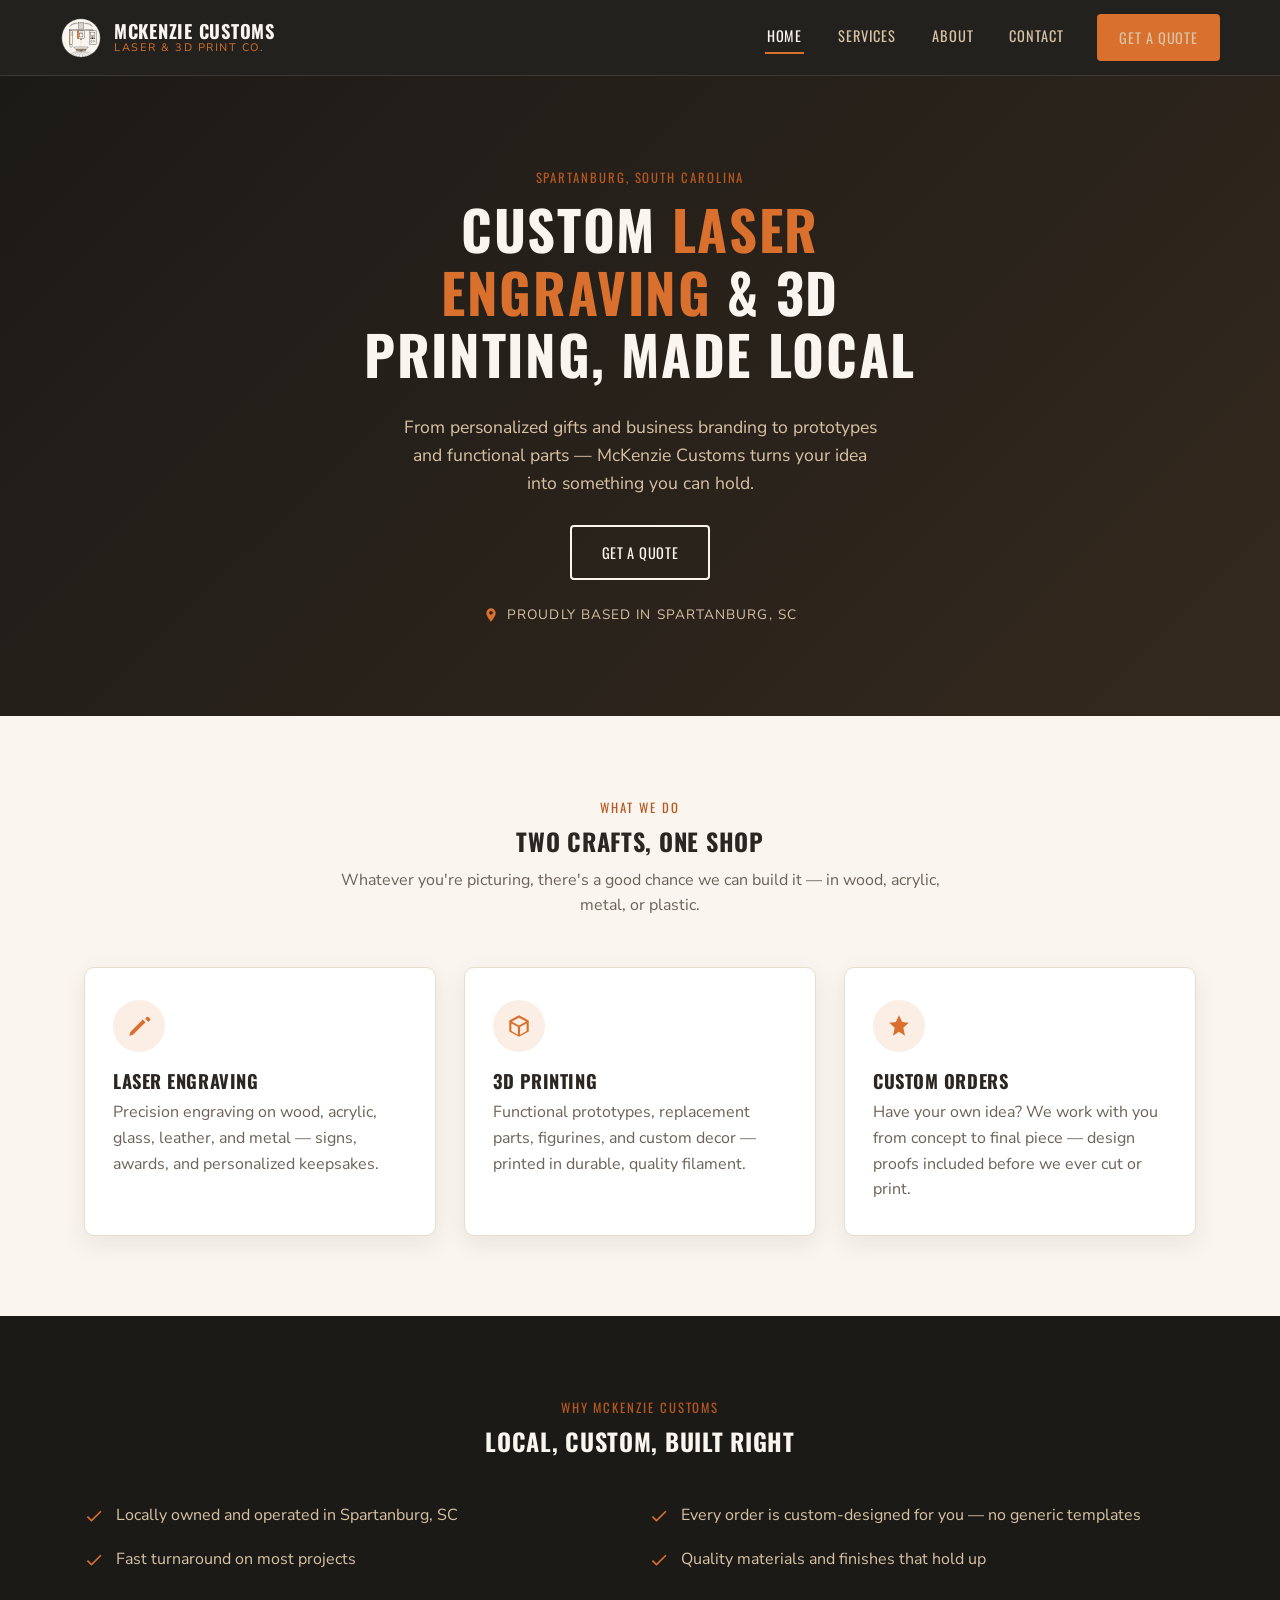
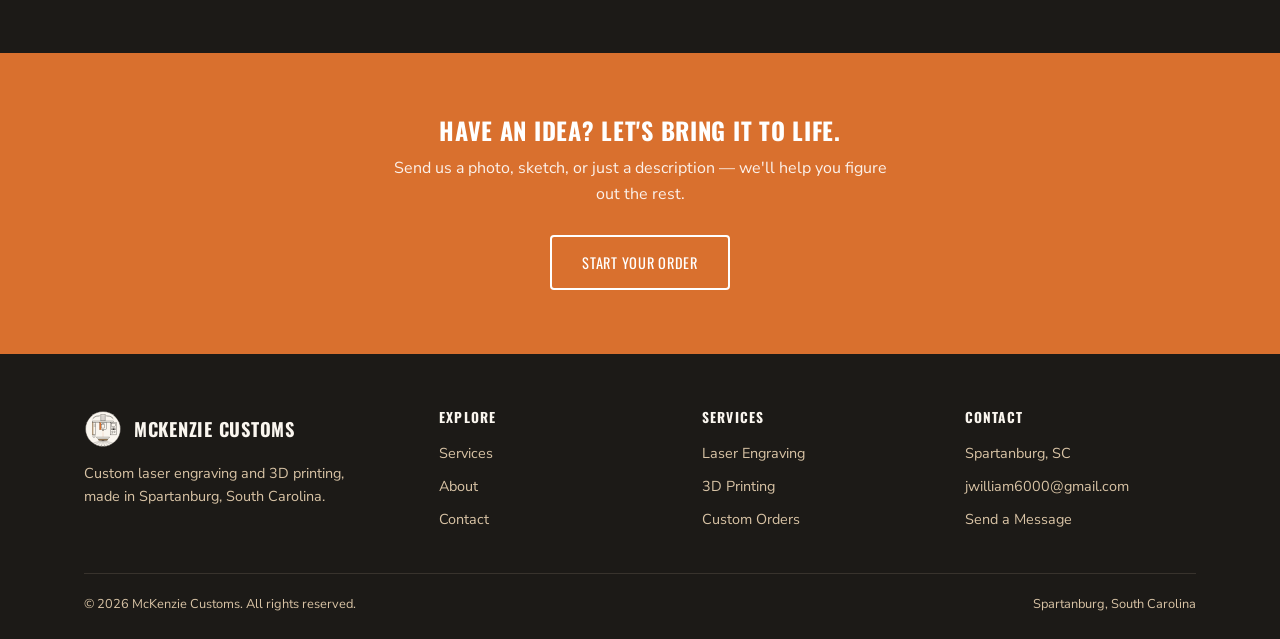
<file: index.html>
<!DOCTYPE html>
<html lang="en">
<head>
<meta charset="UTF-8">
<meta name="viewport" content="width=device-width, initial-scale=1.0">
<title>McKenzie Customs | Laser Engraving &amp; 3D Printing in Spartanburg, SC</title>
<meta name="description" content="McKenzie Customs is a Spartanburg, South Carolina shop specializing in custom laser engraving and 3D printing — signs, awards, prototypes, and personalized gifts.">
<link rel="icon" type="image/svg+xml" href="images/logo.svg">
<link rel="preconnect" href="https://fonts.googleapis.com">
<link rel="preconnect" href="https://fonts.gstatic.com" crossorigin>
<link href="https://fonts.googleapis.com/css2?family=Oswald:wght@500;600;700&family=Nunito+Sans:wght@400;600;700&display=swap" rel="stylesheet">
<link rel="stylesheet" href="css/style.css">
</head>
<body>

<header class="site-header">
  <div class="container nav">
    <a href="index.html" class="brand">
      <img src="images/logo.svg" alt="McKenzie Customs logo">
      <span class="brand-text">
        <strong>McKenzie Customs</strong>
        <span>Laser &amp; 3D Print Co.</span>
      </span>
    </a>
    <nav>
      <ul class="nav-links">
        <li><a href="index.html">Home</a></li>
        <li><a href="services.html">Services</a></li>
        <li><a href="about.html">About</a></li>
        <li><a href="contact.html">Contact</a></li>
        <li><a href="contact.html" class="btn btn-primary">Get a Quote</a></li>
      </ul>
    </nav>
    <button class="nav-toggle" aria-label="Toggle navigation" aria-expanded="false">
      <span></span><span></span><span></span>
    </button>
  </div>
</header>

<section class="hero">
  <div class="container">
    <div class="hero-copy">
      <span class="eyebrow">Spartanburg, South Carolina</span>
      <h1>Custom <em>Laser Engraving</em> &amp; 3D Printing, Made Local</h1>
      <p class="lead">From personalized gifts and business branding to prototypes and functional parts — McKenzie Customs turns your idea into something you can hold.</p>
      <div class="hero-actions">
        <a href="contact.html" class="btn btn-outline">Get a Quote</a>
      </div>
      <div class="hero-location">
        <svg viewBox="0 0 24 24"><path d="M12 2a7 7 0 0 0-7 7c0 5.25 7 13 7 13s7-7.75 7-13a7 7 0 0 0-7-7zm0 9.5A2.5 2.5 0 1 1 12 6a2.5 2.5 0 0 1 0 5.5z"/></svg>
        Proudly based in Spartanburg, SC
      </div>
    </div>
  </div>
</section>

<section class="section">
  <div class="container">
    <div class="section-head">
      <span class="eyebrow">What We Do</span>
      <h2>Two Crafts, One Shop</h2>
      <p>Whatever you're picturing, there's a good chance we can build it — in wood, acrylic, metal, or plastic.</p>
    </div>
    <div class="grid-3">
      <div class="card">
        <div class="card-icon">
          <svg viewBox="0 0 24 24"><path d="M3 21l3.5-1L18 8.5l-2.5-2.5L4 17.5 3 21zm14.7-15.7l1.5-1.5a1 1 0 0 1 1.4 0l1.6 1.6a1 1 0 0 1 0 1.4l-1.5 1.5-3-3z"/></svg>
        </div>
        <h3>Laser Engraving</h3>
        <p>Precision engraving on wood, acrylic, glass, leather, and metal — signs, awards, and personalized keepsakes.</p>
      </div>
      <div class="card">
        <div class="card-icon">
          <svg viewBox="0 0 24 24"><path d="M12 2 3 7v10l9 5 9-5V7l-9-5zm0 2.3 6.5 3.6L12 11.5 5.5 7.9 12 4.3zM5 9.6l6 3.3v7.1l-6-3.3V9.6zm8 10.4v-7.1l6-3.3v7.1l-6 3.3z"/></svg>
        </div>
        <h3>3D Printing</h3>
        <p>Functional prototypes, replacement parts, figurines, and custom decor — printed in durable, quality filament.</p>
      </div>
      <div class="card">
        <div class="card-icon">
          <svg viewBox="0 0 24 24"><path d="M12 2l2.9 6.3L21 9l-5 4.6L17.5 21 12 17.3 6.5 21 8 13.6 3 9l6.1-.7L12 2z"/></svg>
        </div>
        <h3>Custom Orders</h3>
        <p>Have your own idea? We work with you from concept to final piece — design proofs included before we ever cut or print.</p>
      </div>
    </div>
  </div>
</section>


<section class="section section--dark">
  <div class="container">
    <div class="section-head">
      <span class="eyebrow">Why McKenzie Customs</span>
      <h2>Local, Custom, Built Right</h2>
    </div>
    <ul class="check-list">
      <li>
        <svg viewBox="0 0 24 24"><path d="M9 16.2 4.8 12l-1.4 1.4L9 19 21 7l-1.4-1.4z"/></svg>
        <span>Locally owned and operated in Spartanburg, SC</span>
      </li>
      <li>
        <svg viewBox="0 0 24 24"><path d="M9 16.2 4.8 12l-1.4 1.4L9 19 21 7l-1.4-1.4z"/></svg>
        <span>Every order is custom-designed for you — no generic templates</span>
      </li>
      <li>
        <svg viewBox="0 0 24 24"><path d="M9 16.2 4.8 12l-1.4 1.4L9 19 21 7l-1.4-1.4z"/></svg>
        <span>Fast turnaround on most projects</span>
      </li>
      <li>
        <svg viewBox="0 0 24 24"><path d="M9 16.2 4.8 12l-1.4 1.4L9 19 21 7l-1.4-1.4z"/></svg>
        <span>Quality materials and finishes that hold up</span>
      </li>
    </ul>
  </div>
</section>

<section class="cta-banner">
  <div class="container">
    <h2>Have an Idea? Let's Bring It to Life.</h2>
    <p>Send us a photo, sketch, or just a description — we'll help you figure out the rest.</p>
    <a href="contact.html" class="btn btn-outline">Start Your Order</a>
  </div>
</section>

<footer class="site-footer">
  <div class="container">
    <div class="footer-grid">
      <div class="footer-brand">
        <div class="brand" style="margin-bottom:14px;">
          <img src="images/logo.svg" alt="McKenzie Customs logo" style="height:38px;">
          <span class="brand-text">
            <strong style="color:#faf6ef;">McKenzie Customs</strong>
          </span>
        </div>
        <p>Custom laser engraving and 3D printing, made in Spartanburg, South Carolina.</p>
      </div>
      <div>
        <h4>Explore</h4>
        <ul>
          <li><a href="services.html">Services</a></li>
          <li><a href="about.html">About</a></li>
          <li><a href="contact.html">Contact</a></li>
        </ul>
      </div>
      <div>
        <h4>Services</h4>
        <ul>
          <li><a href="services.html">Laser Engraving</a></li>
          <li><a href="services.html">3D Printing</a></li>
          <li><a href="services.html">Custom Orders</a></li>
        </ul>
      </div>
      <div>
        <h4>Contact</h4>
        <ul>
          <li>Spartanburg, SC</li>
          <li><a href="mailto:jwilliam6000@gmail.com">jwilliam6000@gmail.com</a></li>
          <li><a href="contact.html">Send a Message</a></li>
        </ul>
      </div>
    </div>
    <div class="footer-bottom">
      <span>&copy; <span id="year"></span> McKenzie Customs. All rights reserved.</span>
      <span>Spartanburg, South Carolina</span>
    </div>
  </div>
</footer>

<script src="js/main.js"></script>
</body>
</html>
</file>
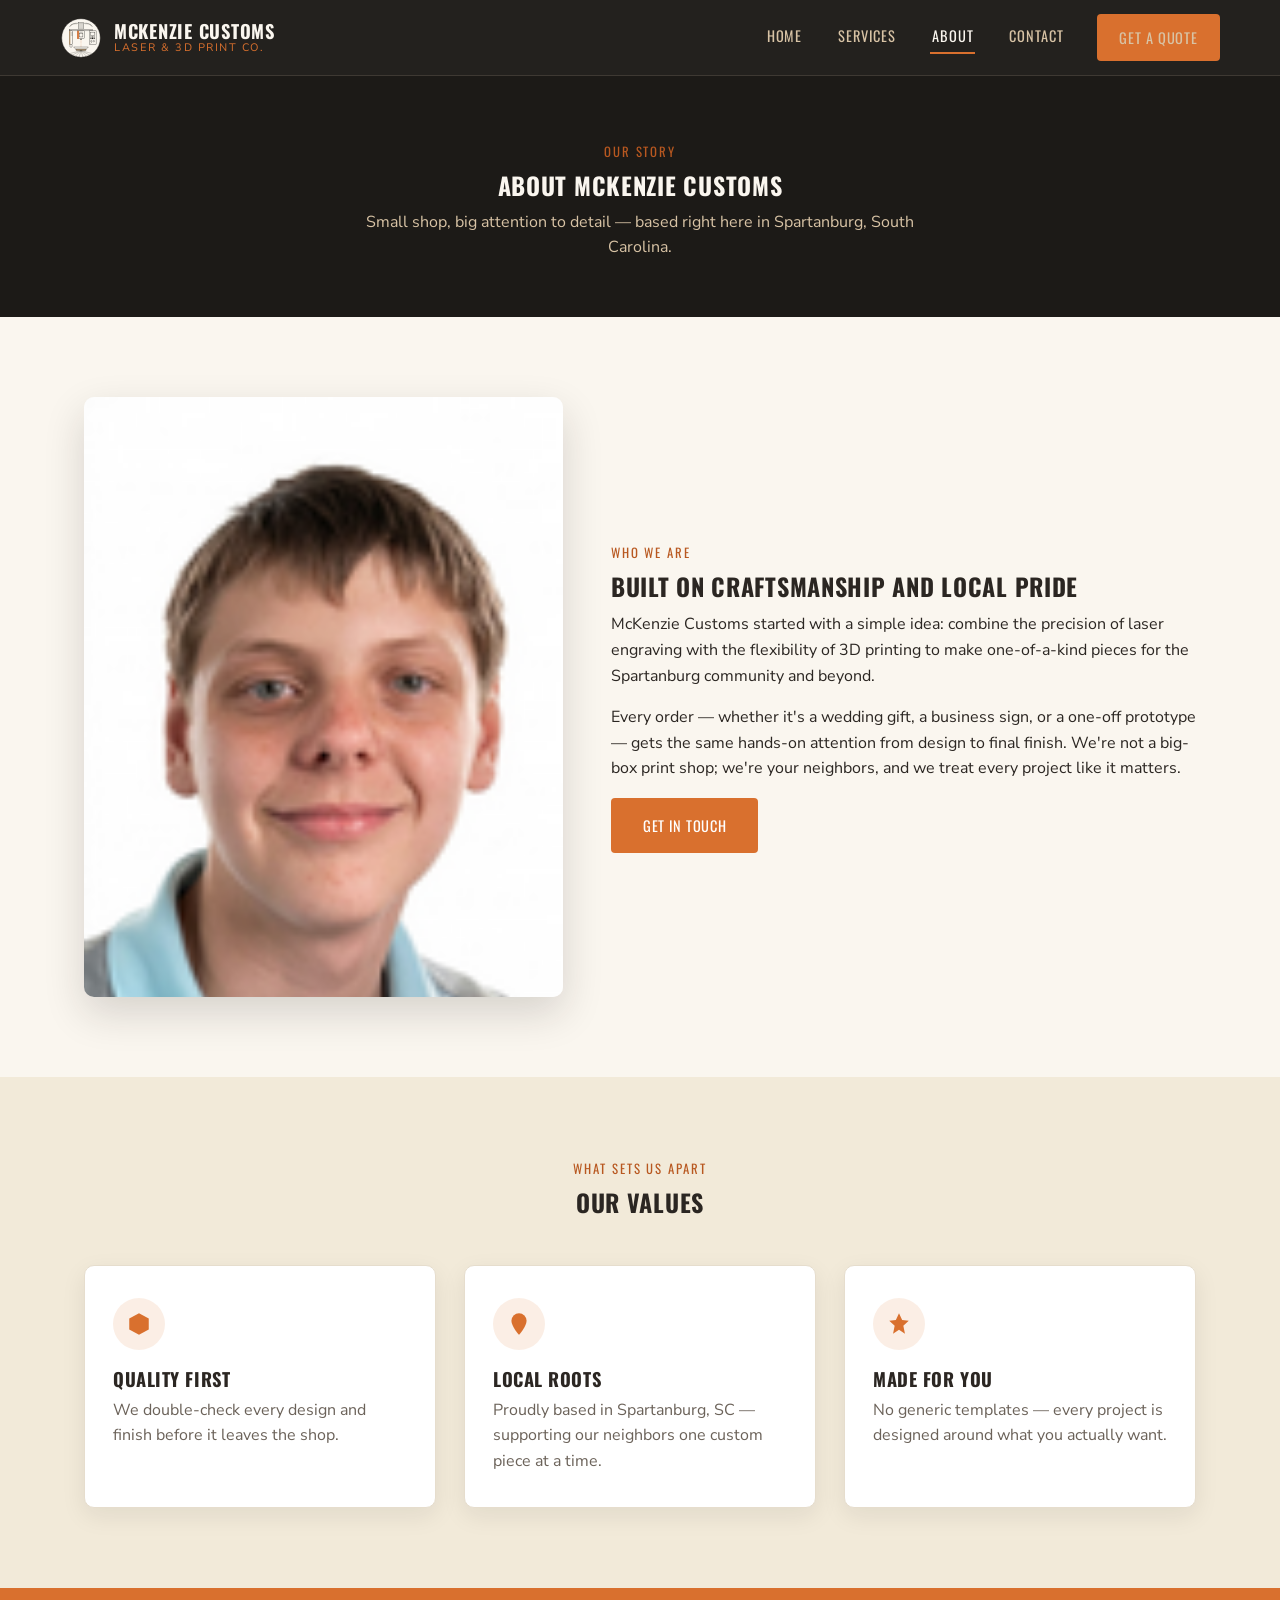
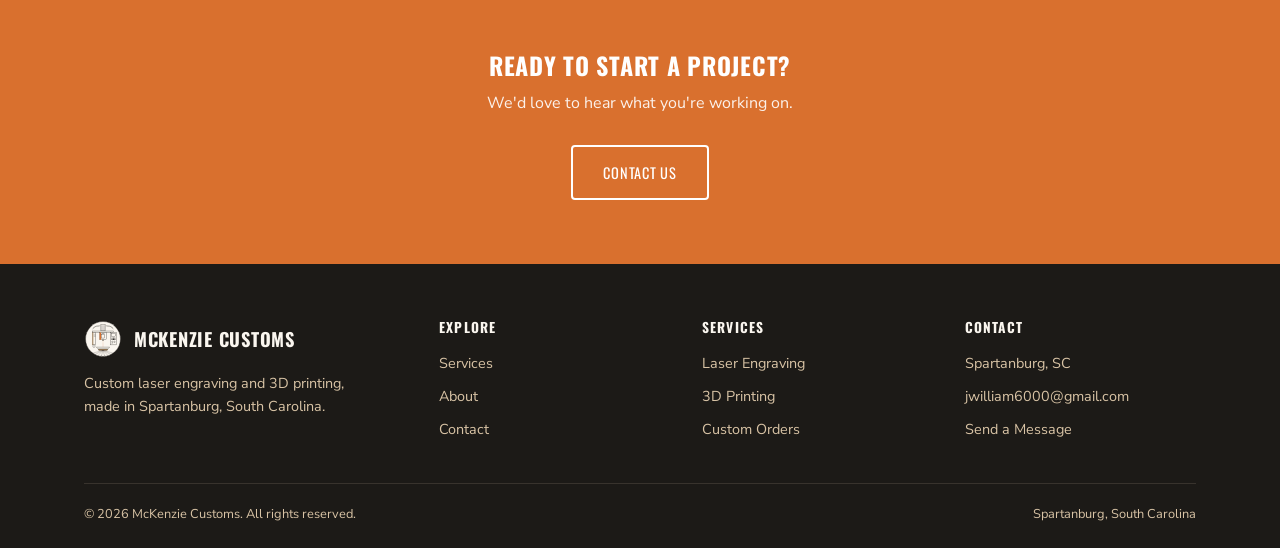
<file: about.html>
<!DOCTYPE html>
<html lang="en">
<head>
<meta charset="UTF-8">
<meta name="viewport" content="width=device-width, initial-scale=1.0">
<title>About | McKenzie Customs</title>
<meta name="description" content="Meet McKenzie Customs — a Spartanburg, SC shop specializing in custom laser engraving and 3D printing.">
<link rel="icon" type="image/svg+xml" href="images/logo.svg">
<link rel="preconnect" href="https://fonts.googleapis.com">
<link rel="preconnect" href="https://fonts.gstatic.com" crossorigin>
<link href="https://fonts.googleapis.com/css2?family=Oswald:wght@500;600;700&family=Nunito+Sans:wght@400;600;700&display=swap" rel="stylesheet">
<link rel="stylesheet" href="css/style.css?v=4">
</head>
<body>

<header class="site-header">
  <div class="container nav">
    <a href="index.html" class="brand">
      <img src="images/logo.svg" alt="McKenzie Customs logo">
      <span class="brand-text">
        <strong>McKenzie Customs</strong>
        <span>Laser &amp; 3D Print Co.</span>
      </span>
    </a>
    <nav>
      <ul class="nav-links">
        <li><a href="index.html">Home</a></li>
        <li><a href="services.html">Services</a></li>
        <li><a href="about.html">About</a></li>
        <li><a href="contact.html">Contact</a></li>
        <li><a href="contact.html" class="btn btn-primary">Get a Quote</a></li>
      </ul>
    </nav>
    <button class="nav-toggle" aria-label="Toggle navigation" aria-expanded="false">
      <span></span><span></span><span></span>
    </button>
  </div>
</header>

<section class="page-hero">
  <div class="container">
    <span class="eyebrow">Our Story</span>
    <h1>About McKenzie Customs</h1>
    <p>Small shop, big attention to detail — based right here in Spartanburg, South Carolina.</p>
  </div>
</section>

<section class="section">
  <div class="container">
    <div class="about-hero">
      <img src="images/image.png" alt="McKenzie Customs owner" style="width:100%; height:600px; object-fit:cover; object-position:top center;">
      <div>
        <span class="eyebrow">Who We Are</span>
        <h2>Built on Craftsmanship and Local Pride</h2>
        <p>McKenzie Customs started with a simple idea: combine the precision of laser engraving with the flexibility of 3D printing to make one-of-a-kind pieces for the Spartanburg community and beyond.</p>
        <p>Every order — whether it's a wedding gift, a business sign, or a one-off prototype — gets the same hands-on attention from design to final finish. We're not a big-box print shop; we're your neighbors, and we treat every project like it matters.</p>
        <a href="contact.html" class="btn btn-primary">Get In Touch</a>
      </div>
    </div>
  </div>
</section>

<section class="section section--alt">
  <div class="container">
    <div class="section-head">
      <span class="eyebrow">What Sets Us Apart</span>
      <h2>Our Values</h2>
    </div>
    <div class="value-grid">
      <div class="card">
        <div class="card-icon">
          <svg viewBox="0 0 24 24"><path d="M12 2 3 7v10l9 5 9-5V7l-9-5z"/></svg>
        </div>
        <h3>Quality First</h3>
        <p>We double-check every design and finish before it leaves the shop.</p>
      </div>
      <div class="card">
        <div class="card-icon">
          <svg viewBox="0 0 24 24"><path d="M12 2a7 7 0 0 0-7 7c0 5.25 7 13 7 13s7-7.75 7-13a7 7 0 0 0-7-7z"/></svg>
        </div>
        <h3>Local Roots</h3>
        <p>Proudly based in Spartanburg, SC — supporting our neighbors one custom piece at a time.</p>
      </div>
      <div class="card">
        <div class="card-icon">
          <svg viewBox="0 0 24 24"><path d="M12 2l2.9 6.3L21 9l-5 4.6L17.5 21 12 17.3 6.5 21 8 13.6 3 9l6.1-.7L12 2z"/></svg>
        </div>
        <h3>Made for You</h3>
        <p>No generic templates — every project is designed around what you actually want.</p>
      </div>
    </div>
  </div>
</section>

<section class="cta-banner">
  <div class="container">
    <h2>Ready to Start a Project?</h2>
    <p>We'd love to hear what you're working on.</p>
    <a href="contact.html" class="btn btn-outline">Contact Us</a>
  </div>
</section>

<footer class="site-footer">
  <div class="container">
    <div class="footer-grid">
      <div class="footer-brand">
        <div class="brand" style="margin-bottom:14px;">
          <img src="images/logo.svg" alt="McKenzie Customs logo" style="height:38px;">
          <span class="brand-text">
            <strong style="color:#faf6ef;">McKenzie Customs</strong>
          </span>
        </div>
        <p>Custom laser engraving and 3D printing, made in Spartanburg, South Carolina.</p>
      </div>
      <div>
        <h4>Explore</h4>
        <ul>
          <li><a href="services.html">Services</a></li>
          <li><a href="about.html">About</a></li>
          <li><a href="contact.html">Contact</a></li>
        </ul>
      </div>
      <div>
        <h4>Services</h4>
        <ul>
          <li><a href="services.html">Laser Engraving</a></li>
          <li><a href="services.html">3D Printing</a></li>
          <li><a href="services.html">Custom Orders</a></li>
        </ul>
      </div>
      <div>
        <h4>Contact</h4>
        <ul>
          <li>Spartanburg, SC</li>
          <li><a href="mailto:jwilliam6000@gmail.com">jwilliam6000@gmail.com</a></li>
          <li><a href="contact.html">Send a Message</a></li>
        </ul>
      </div>
    </div>
    <div class="footer-bottom">
      <span>&copy; <span id="year"></span> McKenzie Customs. All rights reserved.</span>
      <span>Spartanburg, South Carolina</span>
    </div>
  </div>
</footer>

<script src="js/main.js"></script>
</body>
</html>
</file>
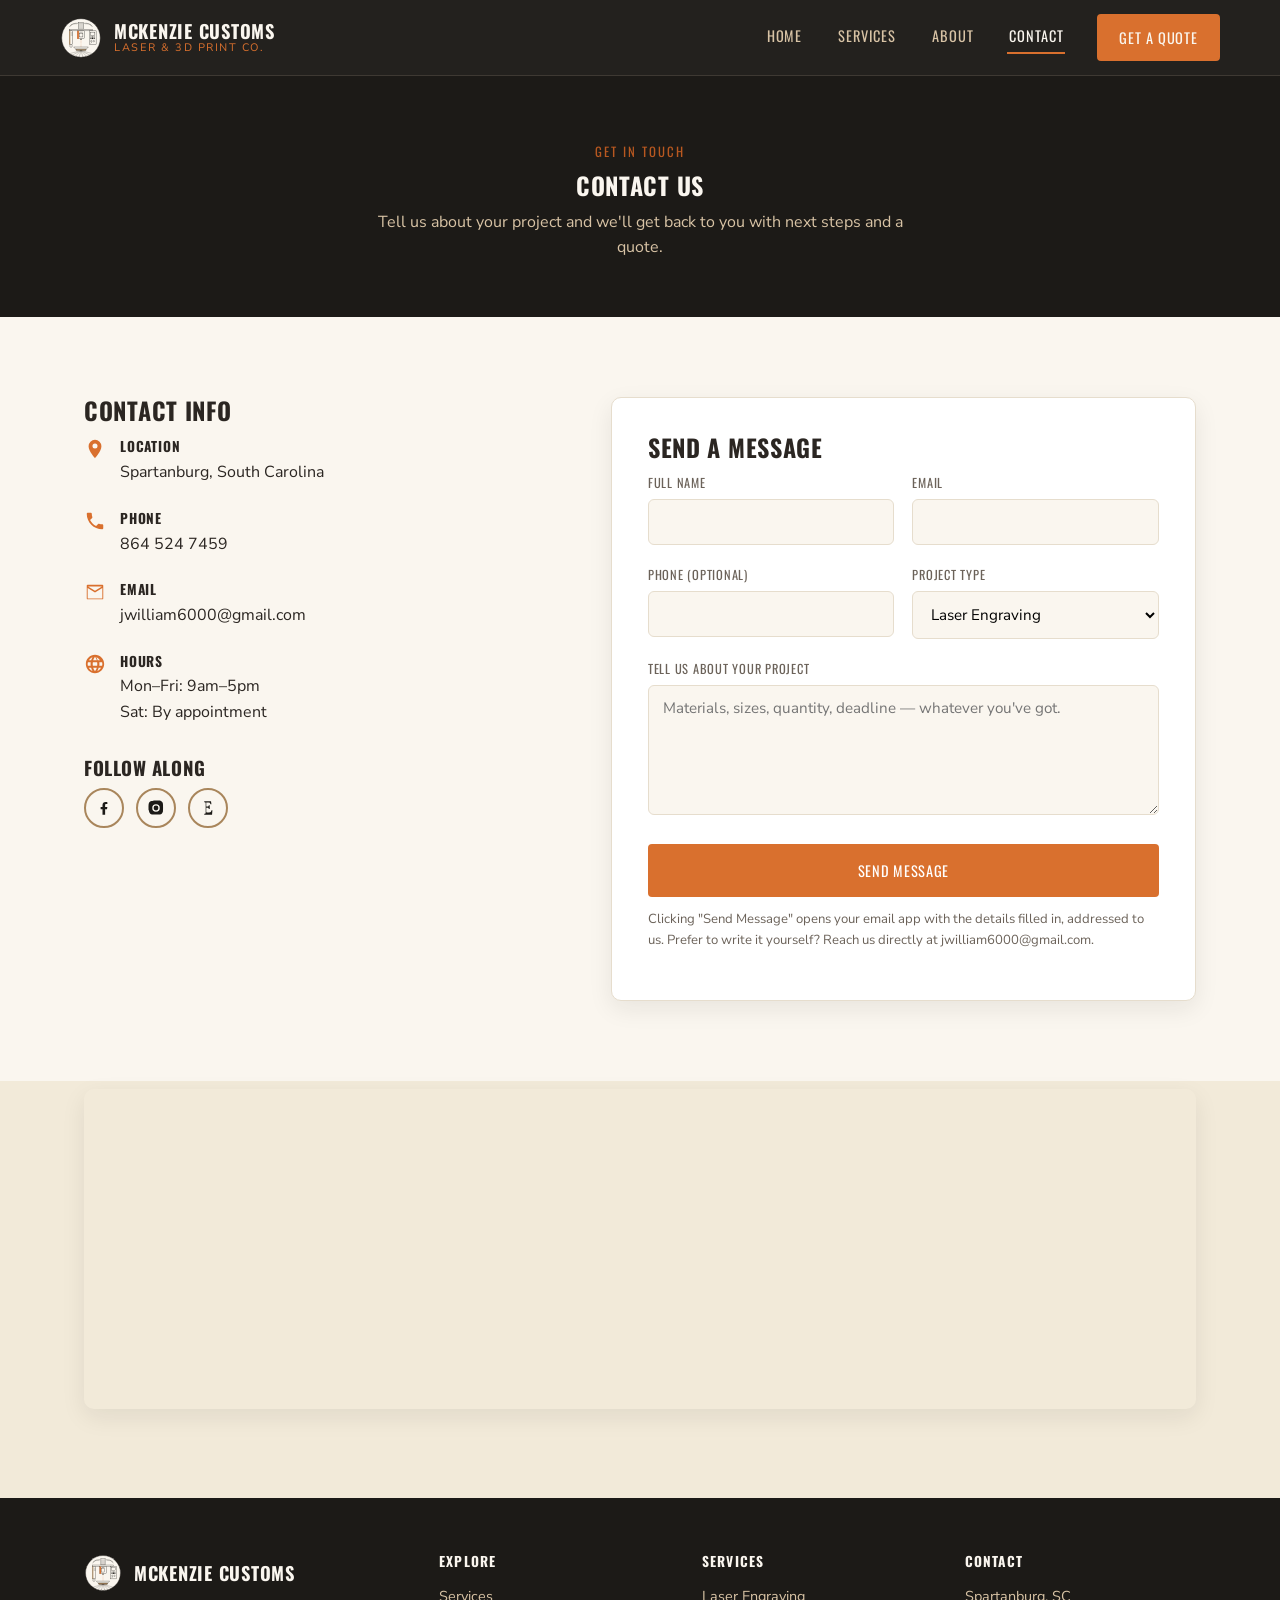
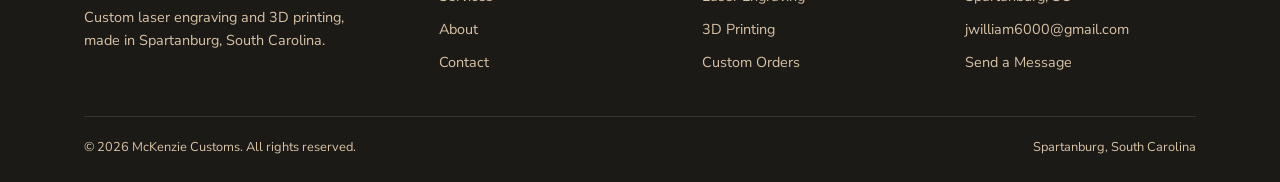
<file: contact.html>
<!DOCTYPE html>
<html lang="en">
<head>
<meta charset="UTF-8">
<meta name="viewport" content="width=device-width, initial-scale=1.0">
<title>Contact | McKenzie Customs</title>
<meta name="description" content="Get a quote or ask a question — contact McKenzie Customs, laser engraving and 3D printing in Spartanburg, SC.">
<link rel="icon" type="image/svg+xml" href="images/logo.svg">
<link rel="preconnect" href="https://fonts.googleapis.com">
<link rel="preconnect" href="https://fonts.gstatic.com" crossorigin>
<link href="https://fonts.googleapis.com/css2?family=Oswald:wght@500;600;700&family=Nunito+Sans:wght@400;600;700&display=swap" rel="stylesheet">
<link rel="stylesheet" href="css/style.css">
</head>
<body>

<header class="site-header">
  <div class="container nav">
    <a href="index.html" class="brand">
      <img src="images/logo.svg" alt="McKenzie Customs logo">
      <span class="brand-text">
        <strong>McKenzie Customs</strong>
        <span>Laser &amp; 3D Print Co.</span>
      </span>
    </a>
    <nav>
      <ul class="nav-links">
        <li><a href="index.html">Home</a></li>
        <li><a href="services.html">Services</a></li>
        <li><a href="about.html">About</a></li>
        <li><a href="contact.html">Contact</a></li>
        <li><a href="contact.html" class="btn btn-primary">Get a Quote</a></li>
      </ul>
    </nav>
    <button class="nav-toggle" aria-label="Toggle navigation" aria-expanded="false">
      <span></span><span></span><span></span>
    </button>
  </div>
</header>

<section class="page-hero">
  <div class="container">
    <span class="eyebrow">Get In Touch</span>
    <h1>Contact Us</h1>
    <p>Tell us about your project and we'll get back to you with next steps and a quote.</p>
  </div>
</section>

<section class="section">
  <div class="container">
    <div class="contact-layout">
      <div>
        <h2>Contact Info</h2>
        <ul class="contact-info-list">
          <li>
            <svg viewBox="0 0 24 24"><path d="M12 2a7 7 0 0 0-7 7c0 5.25 7 13 7 13s7-7.75 7-13a7 7 0 0 0-7-7zm0 9.5A2.5 2.5 0 1 1 12 6a2.5 2.5 0 0 1 0 5.5z"/></svg>
            <div>
              <strong>Location</strong>
              Spartanburg, South Carolina
            </div>
          </li>
          <li>
            <svg viewBox="0 0 24 24"><path d="M6.6 10.8c1.4 2.8 3.8 5.1 6.6 6.6l2.2-2.2c.3-.3.7-.4 1-.2 1.1.4 2.3.6 3.6.6.6 0 1 .4 1 1V20c0 .6-.4 1-1 1-9.4 0-17-7.6-17-17 0-.6.4-1 1-1h3.5c.6 0 1 .4 1 1 0 1.2.2 2.5.6 3.6.1.4 0 .8-.2 1L6.6 10.8z"/></svg>
            <div>
              <strong>Phone</strong>
              <a href="tel:+18645247459">864 524 7459</a>
            </div>
          </li>
          <li>
            <svg viewBox="0 0 24 24"><path d="M4 4h16a1 1 0 0 1 1 1v14a1 1 0 0 1-1 1H4a1 1 0 0 1-1-1V5a1 1 0 0 1 1-1zm0 3.5V19h16V7.5l-8 5-8-5zM4.4 6l7.6 4.75L19.6 6H4.4z"/></svg>
            <div>
              <strong>Email</strong>
              <a href="mailto:jwilliam6000@gmail.com">jwilliam6000@gmail.com</a>
            </div>
          </li>
          <li>
            <svg viewBox="0 0 24 24"><path d="M12 2C6.5 2 2 6.5 2 12s4.5 10 10 10 10-4.5 10-10S17.5 2 12 2zm5.5 6h-2.6c-.3-1.3-.8-2.5-1.5-3.5 1.7.6 3.1 1.8 4.1 3.5zM12 4.1c.9 1.2 1.6 2.5 2 3.9H10c.4-1.4 1.1-2.7 2-3.9zM4.3 14c-.2-.6-.3-1.3-.3-2s.1-1.4.3-2h3c-.1.7-.1 1.3-.1 2s0 1.3.1 2h-3zm.9 2h2.6c.3 1.3.8 2.5 1.5 3.5-1.7-.6-3.1-1.8-4.1-3.5zm2.6-8H5.2c1-1.7 2.4-2.9 4.1-3.5-.7 1-1.2 2.2-1.5 3.5zM12 19.9c-.9-1.2-1.6-2.5-2-3.9h4c-.4 1.4-1.1 2.7-2 3.9zM14.3 14H9.7c-.1-.7-.2-1.3-.2-2s.1-1.3.2-2h4.6c.1.7.2 1.3.2 2s-.1 1.3-.2 2zm.2 5.5c.7-1 1.2-2.2 1.5-3.5h2.6c-1 1.7-2.4 2.9-4.1 3.5zM16.7 14c.1-.7.1-1.3.1-2s0-1.3-.1-2h3c.2.6.3 1.3.3 2s-.1 1.4-.3 2h-3z"/></svg>
            <div>
              <strong>Hours</strong>
              Mon–Fri: 9am–5pm<br>Sat: By appointment
            </div>
          </li>
        </ul>
        <h3>Follow Along</h3>
        <div class="social-row">
          <a href="#" aria-label="Facebook"><svg viewBox="0 0 24 24"><path d="M13.5 21v-7.5H16l.5-3H13.5V8.3c0-.9.3-1.5 1.6-1.5H16.5V4.2C16.2 4.1 15.2 4 14 4c-2.4 0-4 1.5-4 4.1v2.4H7.5v3H10V21h3.5z"/></svg></a>
          <a href="#" aria-label="Instagram"><svg viewBox="0 0 24 24"><path d="M12 2c2.7 0 3.1 0 4.1.1 1.1 0 1.8.2 2.3.4.6.2 1 .5 1.5 1s.8.9 1 1.5c.2.5.4 1.2.4 2.3.1 1 .1 1.4.1 4.1s0 3.1-.1 4.1c0 1.1-.2 1.8-.4 2.3-.2.6-.5 1-1 1.5s-.9.8-1.5 1c-.5.2-1.2.4-2.3.4-1 .1-1.4.1-4.1.1s-3.1 0-4.1-.1c-1.1 0-1.8-.2-2.3-.4-.6-.2-1-.5-1.5-1s-.8-.9-1-1.5c-.2-.5-.4-1.2-.4-2.3C2 15.1 2 14.7 2 12s0-3.1.1-4.1c0-1.1.2-1.8.4-2.3.2-.6.5-1 1-1.5s.9-.8 1.5-1c.5-.2 1.2-.4 2.3-.4C8.9 2 9.3 2 12 2zm0 5a5 5 0 1 0 0 10 5 5 0 0 0 0-10zm0 8.2a3.2 3.2 0 1 1 0-6.4 3.2 3.2 0 0 1 0 6.4zm5.2-8.4a1.2 1.2 0 1 1-2.4 0 1.2 1.2 0 0 1 2.4 0z"/></svg></a>
          <a href="#" aria-label="Etsy"><svg viewBox="0 0 24 24"><path d="M7 3h9l.6 4h-1.3c-.4-1.7-.7-2.5-2.8-2.5H9.7v5.6h1.6c1.2 0 1.6-.5 1.8-1.7h1.2v5h-1.2c-.2-1.2-.6-1.7-1.8-1.7H9.7v4.8c0 1 .3 1.4 1.6 1.4h2.1c2.2 0 2.7-.9 3.3-2.9h1.2L17.4 21H7v-1.2c1.6-.1 1.9-.3 1.9-1.4V5.6c0-1.1-.3-1.3-1.9-1.4V3z"/></svg></a>
        </div>
      </div>

      <div class="form-card">
        <h2>Send a Message</h2>
        <form id="contact-form">
          <div class="form-row">
            <div class="field">
              <label for="name">Full Name</label>
              <input type="text" id="name" name="name" required>
            </div>
            <div class="field">
              <label for="email">Email</label>
              <input type="email" id="email" name="email" required>
            </div>
          </div>
          <div class="form-row">
            <div class="field">
              <label for="phone">Phone (optional)</label>
              <input type="tel" id="phone" name="phone">
            </div>
            <div class="field">
              <label for="project">Project Type</label>
              <select id="project" name="project">
                <option>Laser Engraving</option>
                <option>3D Printing</option>
                <option>Both</option>
                <option>Not Sure Yet</option>
              </select>
            </div>
          </div>
          <div class="field">
            <label for="message">Tell Us About Your Project</label>
            <textarea id="message" name="message" required placeholder="Materials, sizes, quantity, deadline — whatever you've got."></textarea>
          </div>
          <button type="submit" class="btn btn-primary btn-block">Send Message</button>
          <p class="form-note">Clicking "Send Message" opens your email app with the details filled in, addressed to us. Prefer to write it yourself? Reach us directly at <a href="mailto:jwilliam6000@gmail.com">jwilliam6000@gmail.com</a>.</p>
        </form>
      </div>
    </div>
  </div>
</section>

<section class="section section--alt" style="padding-top:0;">
  <div class="container">
    <iframe class="map-frame" loading="lazy" allowfullscreen
      src="https://www.google.com/maps?q=Spartanburg,SC&output=embed">
    </iframe>
  </div>
</section>

<footer class="site-footer">
  <div class="container">
    <div class="footer-grid">
      <div class="footer-brand">
        <div class="brand" style="margin-bottom:14px;">
          <img src="images/logo.svg" alt="McKenzie Customs logo" style="height:38px;">
          <span class="brand-text">
            <strong style="color:#faf6ef;">McKenzie Customs</strong>
          </span>
        </div>
        <p>Custom laser engraving and 3D printing, made in Spartanburg, South Carolina.</p>
      </div>
      <div>
        <h4>Explore</h4>
        <ul>
          <li><a href="services.html">Services</a></li>
          <li><a href="about.html">About</a></li>
          <li><a href="contact.html">Contact</a></li>
        </ul>
      </div>
      <div>
        <h4>Services</h4>
        <ul>
          <li><a href="services.html">Laser Engraving</a></li>
          <li><a href="services.html">3D Printing</a></li>
          <li><a href="services.html">Custom Orders</a></li>
        </ul>
      </div>
      <div>
        <h4>Contact</h4>
        <ul>
          <li>Spartanburg, SC</li>
          <li><a href="mailto:jwilliam6000@gmail.com">jwilliam6000@gmail.com</a></li>
          <li><a href="contact.html">Send a Message</a></li>
        </ul>
      </div>
    </div>
    <div class="footer-bottom">
      <span>&copy; <span id="year"></span> McKenzie Customs. All rights reserved.</span>
      <span>Spartanburg, South Carolina</span>
    </div>
  </div>
</footer>

<script src="js/main.js"></script>
</body>
</html>
</file>
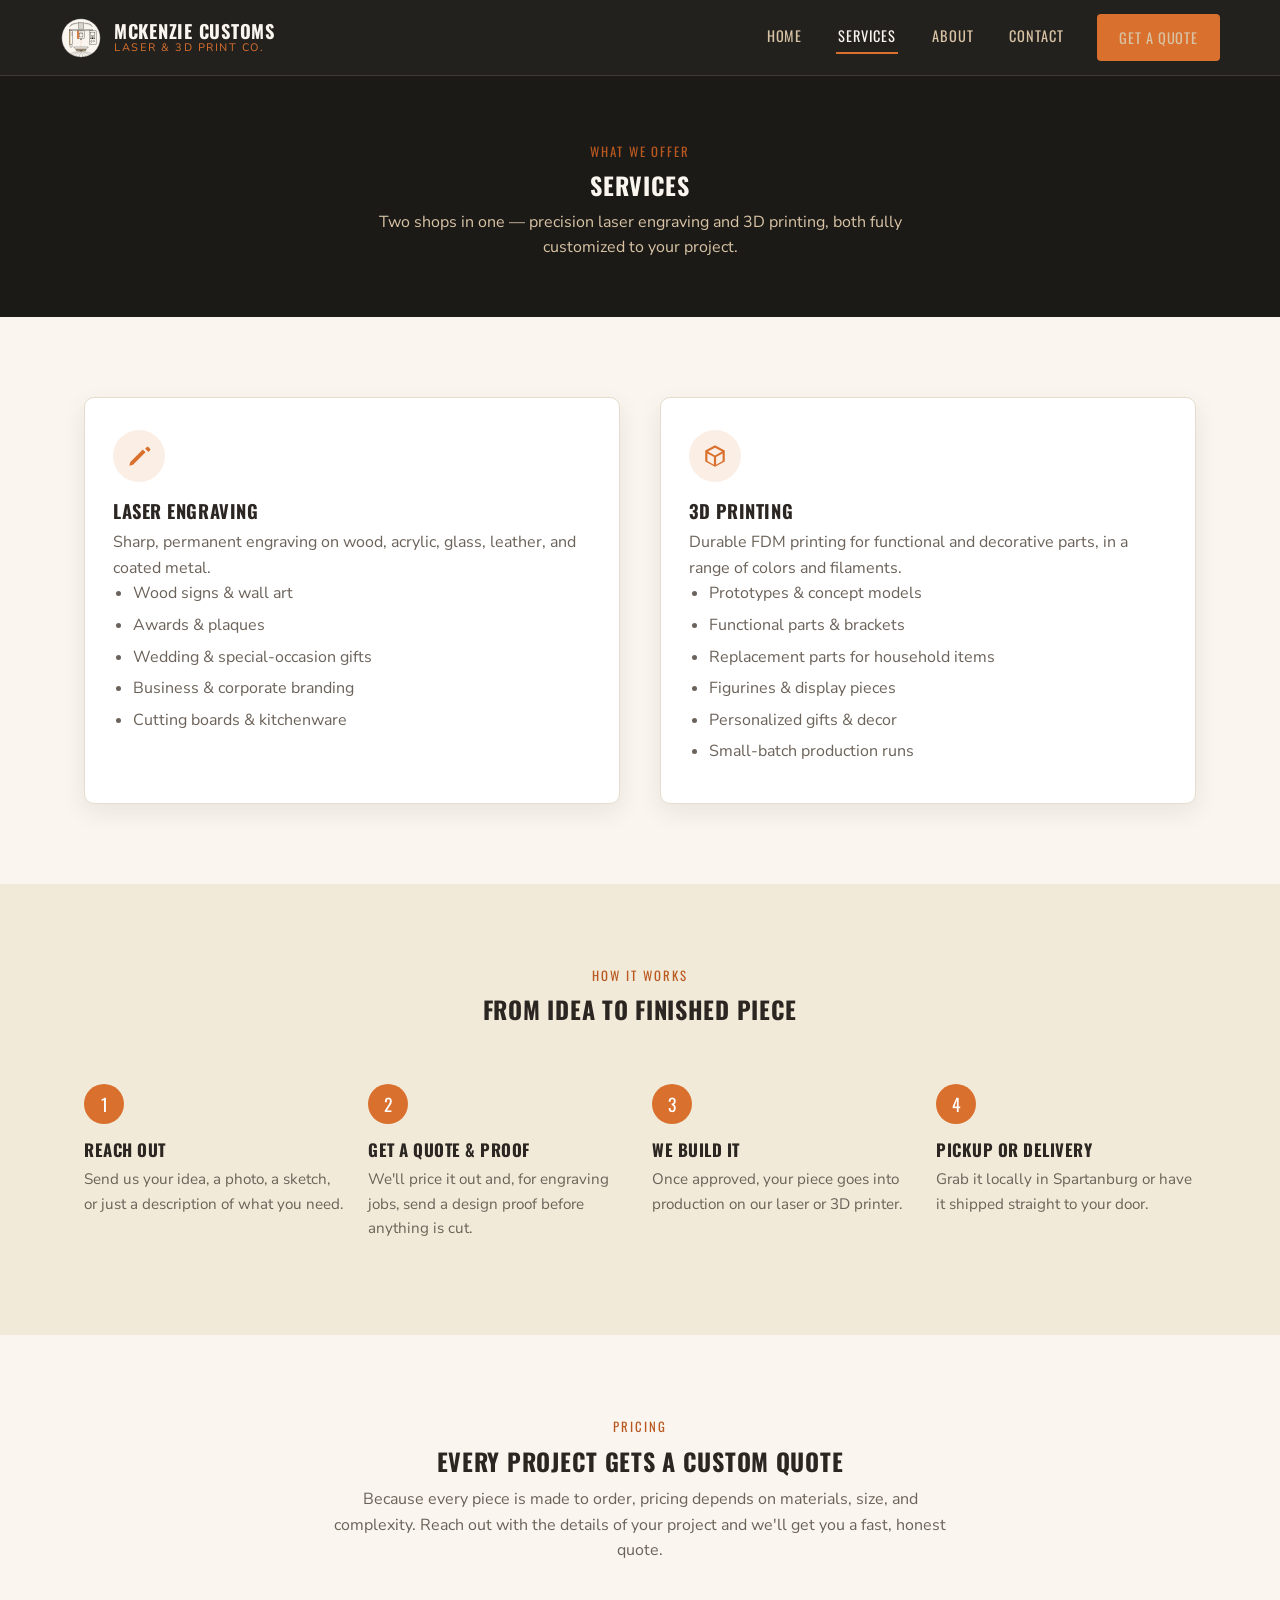
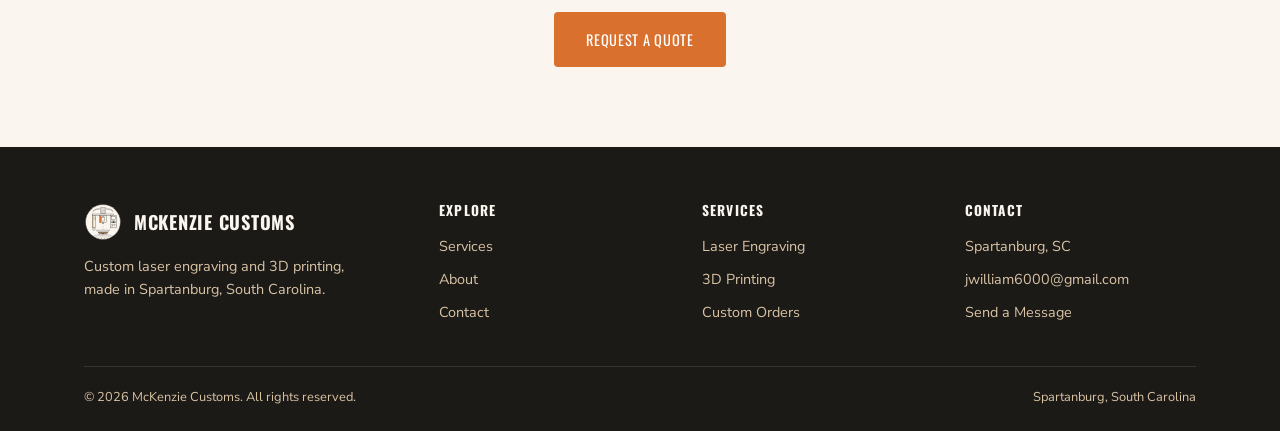
<file: services.html>
<!DOCTYPE html>
<html lang="en">
<head>
<meta charset="UTF-8">
<meta name="viewport" content="width=device-width, initial-scale=1.0">
<title>Services | McKenzie Customs</title>
<meta name="description" content="Laser engraving and 3D printing services from McKenzie Customs in Spartanburg, SC — signs, awards, prototypes, and more.">
<link rel="icon" type="image/svg+xml" href="images/logo.svg">
<link rel="preconnect" href="https://fonts.googleapis.com">
<link rel="preconnect" href="https://fonts.gstatic.com" crossorigin>
<link href="https://fonts.googleapis.com/css2?family=Oswald:wght@500;600;700&family=Nunito+Sans:wght@400;600;700&display=swap" rel="stylesheet">
<link rel="stylesheet" href="css/style.css">
</head>
<body>

<header class="site-header">
  <div class="container nav">
    <a href="index.html" class="brand">
      <img src="images/logo.svg" alt="McKenzie Customs logo">
      <span class="brand-text">
        <strong>McKenzie Customs</strong>
        <span>Laser &amp; 3D Print Co.</span>
      </span>
    </a>
    <nav>
      <ul class="nav-links">
        <li><a href="index.html">Home</a></li>
        <li><a href="services.html">Services</a></li>
        <li><a href="about.html">About</a></li>
        <li><a href="contact.html">Contact</a></li>
        <li><a href="contact.html" class="btn btn-primary">Get a Quote</a></li>
      </ul>
    </nav>
    <button class="nav-toggle" aria-label="Toggle navigation" aria-expanded="false">
      <span></span><span></span><span></span>
    </button>
  </div>
</header>

<section class="page-hero">
  <div class="container">
    <span class="eyebrow">What We Offer</span>
    <h1>Services</h1>
    <p>Two shops in one — precision laser engraving and 3D printing, both fully customized to your project.</p>
  </div>
</section>

<section class="section">
  <div class="container">
    <div class="grid-2">
      <div class="card">
        <div class="card-icon">
          <svg viewBox="0 0 24 24"><path d="M3 21l3.5-1L18 8.5l-2.5-2.5L4 17.5 3 21zm14.7-15.7l1.5-1.5a1 1 0 0 1 1.4 0l1.6 1.6a1 1 0 0 1 0 1.4l-1.5 1.5-3-3z"/></svg>
        </div>
        <h3>Laser Engraving</h3>
        <p>Sharp, permanent engraving on wood, acrylic, glass, leather, and coated metal.</p>
        <ul>
          <li>Wood signs &amp; wall art</li>
          <li>Awards &amp; plaques</li>
          <li>Wedding &amp; special-occasion gifts</li>
          <li>Business &amp; corporate branding</li>
          <li>Cutting boards &amp; kitchenware</li>
        </ul>
      </div>
      <div class="card">
        <div class="card-icon">
          <svg viewBox="0 0 24 24"><path d="M12 2 3 7v10l9 5 9-5V7l-9-5zm0 2.3 6.5 3.6L12 11.5 5.5 7.9 12 4.3zM5 9.6l6 3.3v7.1l-6-3.3V9.6zm8 10.4v-7.1l6-3.3v7.1l-6 3.3z"/></svg>
        </div>
        <h3>3D Printing</h3>
        <p>Durable FDM printing for functional and decorative parts, in a range of colors and filaments.</p>
        <ul>
          <li>Prototypes &amp; concept models</li>
          <li>Functional parts &amp; brackets</li>
          <li>Replacement parts for household items</li>
          <li>Figurines &amp; display pieces</li>
          <li>Personalized gifts &amp; decor</li>
          <li>Small-batch production runs</li>
        </ul>
      </div>
    </div>
  </div>
</section>

<section class="section section--alt">
  <div class="container">
    <div class="section-head">
      <span class="eyebrow">How It Works</span>
      <h2>From Idea to Finished Piece</h2>
    </div>
    <div class="steps">
      <div class="step">
        <h3>Reach Out</h3>
        <p>Send us your idea, a photo, a sketch, or just a description of what you need.</p>
      </div>
      <div class="step">
        <h3>Get a Quote &amp; Proof</h3>
        <p>We'll price it out and, for engraving jobs, send a design proof before anything is cut.</p>
      </div>
      <div class="step">
        <h3>We Build It</h3>
        <p>Once approved, your piece goes into production on our laser or 3D printer.</p>
      </div>
      <div class="step">
        <h3>Pickup or Delivery</h3>
        <p>Grab it locally in Spartanburg or have it shipped straight to your door.</p>
      </div>
    </div>
  </div>
</section>

<section class="section">
  <div class="container">
    <div class="section-head">
      <span class="eyebrow">Pricing</span>
      <h2>Every Project Gets a Custom Quote</h2>
      <p>Because every piece is made to order, pricing depends on materials, size, and complexity. Reach out with the details of your project and we'll get you a fast, honest quote.</p>
    </div>
    <div style="text-align:center;">
      <a href="contact.html" class="btn btn-primary">Request a Quote</a>
    </div>
  </div>
</section>

<footer class="site-footer">
  <div class="container">
    <div class="footer-grid">
      <div class="footer-brand">
        <div class="brand" style="margin-bottom:14px;">
          <img src="images/logo.svg" alt="McKenzie Customs logo" style="height:38px;">
          <span class="brand-text">
            <strong style="color:#faf6ef;">McKenzie Customs</strong>
          </span>
        </div>
        <p>Custom laser engraving and 3D printing, made in Spartanburg, South Carolina.</p>
      </div>
      <div>
        <h4>Explore</h4>
        <ul>
          <li><a href="services.html">Services</a></li>
          <li><a href="about.html">About</a></li>
          <li><a href="contact.html">Contact</a></li>
        </ul>
      </div>
      <div>
        <h4>Services</h4>
        <ul>
          <li><a href="services.html">Laser Engraving</a></li>
          <li><a href="services.html">3D Printing</a></li>
          <li><a href="services.html">Custom Orders</a></li>
        </ul>
      </div>
      <div>
        <h4>Contact</h4>
        <ul>
          <li>Spartanburg, SC</li>
          <li><a href="mailto:jwilliam6000@gmail.com">jwilliam6000@gmail.com</a></li>
          <li><a href="contact.html">Send a Message</a></li>
        </ul>
      </div>
    </div>
    <div class="footer-bottom">
      <span>&copy; <span id="year"></span> McKenzie Customs. All rights reserved.</span>
      <span>Spartanburg, South Carolina</span>
    </div>
  </div>
</footer>

<script src="js/main.js"></script>
</body>
</html>
</file>
<file: css/style.css>
/* ==========================================================================
   McKenzie Customs — Laser Engraving & 3D Printing
   ========================================================================== */

:root {
  --charcoal: #1c1a17;
  --charcoal-light: #2b2622;
  --cream: #faf6ef;
  --wood: #d8c3a5;
  --wood-dark: #a9865c;
  --ember: #d9702e;
  --ember-dark: #b85820;
  --text-main: #2b2622;
  --text-muted: #6b6259;
  --border: #e6ddcd;
  --radius: 10px;
  --shadow: 0 8px 24px rgba(28, 26, 23, 0.08);
  --shadow-lg: 0 16px 40px rgba(28, 26, 23, 0.16);
  --max-width: 1160px;
  --font-head: 'Oswald', 'Arial Narrow', sans-serif;
  --font-body: 'Nunito Sans', 'Segoe UI', Arial, sans-serif;
}

* {
  box-sizing: border-box;
}

html {
  scroll-behavior: smooth;
}

body {
  margin: 0;
  font-family: var(--font-body);
  color: var(--text-main);
  background: var(--cream);
  line-height: 1.6;
}

img {
  max-width: 100%;
  display: block;
}

a {
  color: inherit;
  text-decoration: none;
}

h1, h2, h3, h4 {
  font-family: var(--font-head);
  text-transform: uppercase;
  letter-spacing: 0.03em;
  line-height: 1.15;
  margin: 0 0 0.5em;
}

p {
  margin: 0 0 1em;
}

.container {
  max-width: var(--max-width);
  margin: 0 auto;
  padding: 0 24px;
}

.eyebrow {
  display: inline-block;
  font-family: var(--font-head);
  text-transform: uppercase;
  letter-spacing: 0.15em;
  font-size: 0.8rem;
  color: var(--ember-dark);
  margin-bottom: 0.75em;
}

.section {
  padding: 80px 0;
}

.section--tight {
  padding: 56px 0;
}

.section--dark {
  background: var(--charcoal);
  color: var(--wood);
}

.section--dark h2, .section--dark h3 {
  color: var(--cream);
}

.section--alt {
  background: #f2ead9;
}

.section-head {
  max-width: 640px;
  margin: 0 auto 48px;
  text-align: center;
}

.section-head p {
  color: var(--text-muted);
}

.section--dark .section-head p {
  color: var(--wood);
}

/* Buttons
   ========================================================================== */

.btn {
  display: inline-block;
  font-family: var(--font-head);
  text-transform: uppercase;
  letter-spacing: 0.05em;
  font-size: 0.9rem;
  padding: 14px 30px;
  border-radius: 4px;
  border: 2px solid transparent;
  cursor: pointer;
  transition: transform 0.15s ease, box-shadow 0.15s ease, background 0.15s ease, color 0.15s ease;
}

.btn:hover {
  transform: translateY(-2px);
}

.btn-primary {
  background: var(--ember);
  color: #fff;
}

.btn-primary:hover {
  background: var(--ember-dark);
  box-shadow: var(--shadow);
}

.btn-outline {
  background: transparent;
  border-color: var(--cream);
  color: var(--cream);
}

.btn-outline:hover {
  background: var(--cream);
  color: var(--charcoal);
}

.btn-outline-dark {
  background: transparent;
  border-color: var(--charcoal);
  color: var(--charcoal);
}

.btn-outline-dark:hover {
  background: var(--charcoal);
  color: var(--cream);
}

.btn-block {
  width: 100%;
  text-align: center;
}

/* Header / Nav
   ========================================================================== */

.site-header {
  position: sticky;
  top: 0;
  z-index: 100;
  background: rgba(28, 26, 23, 0.97);
  border-bottom: 1px solid rgba(216, 195, 165, 0.15);
}

.nav {
  display: flex;
  align-items: center;
  justify-content: space-between;
  padding: 14px 0;
}

.brand {
  display: flex;
  align-items: center;
  gap: 12px;
}

.brand img {
  height: 42px;
  width: auto;
}

.brand-text {
  display: flex;
  flex-direction: column;
  line-height: 1.1;
}

.brand-text strong {
  font-family: var(--font-head);
  color: var(--cream);
  font-size: 1.15rem;
  letter-spacing: 0.04em;
  text-transform: uppercase;
}

.brand-text span {
  font-size: 0.68rem;
  color: var(--ember);
  text-transform: uppercase;
  letter-spacing: 0.14em;
}

.nav-links {
  display: flex;
  align-items: center;
  gap: 32px;
  list-style: none;
  margin: 0;
  padding: 0;
}

.nav-links a {
  font-family: var(--font-head);
  font-size: 0.9rem;
  text-transform: uppercase;
  letter-spacing: 0.06em;
  color: var(--wood);
  padding: 6px 2px;
  border-bottom: 2px solid transparent;
  transition: color 0.15s ease, border-color 0.15s ease;
}

.nav-links a:hover,
.nav-links a.active {
  color: var(--cream);
  border-color: var(--ember);
}

.nav-links .btn {
  padding: 10px 20px;
}

.nav-toggle {
  display: none;
  flex-direction: column;
  gap: 5px;
  background: none;
  border: none;
  cursor: pointer;
  padding: 8px;
}

.nav-toggle span {
  width: 26px;
  height: 2px;
  background: var(--cream);
  display: block;
}

/* Hero
   ========================================================================== */

.hero {
  position: relative;
  background: linear-gradient(135deg, var(--charcoal) 0%, #34291e 100%);
  color: var(--cream);
  overflow: hidden;
}

.hero .container {
  display: flex;
  justify-content: center;
  padding-top: 90px;
  padding-bottom: 90px;
}

.hero-copy {
  max-width: 640px;
  text-align: center;
}

.hero h1 {
  font-size: clamp(2.2rem, 4.5vw, 3.4rem);
  color: var(--cream);
}

.hero h1 em {
  font-style: normal;
  color: var(--ember);
}

.hero p.lead {
  font-size: 1.1rem;
  color: var(--wood);
  max-width: 480px;
  margin-left: auto;
  margin-right: auto;
}

.hero-actions {
  display: flex;
  justify-content: center;
  gap: 16px;
  flex-wrap: wrap;
  margin-top: 28px;
}

.hero-location {
  display: flex;
  align-items: center;
  justify-content: center;
  gap: 8px;
  margin-top: 24px;
  font-size: 0.85rem;
  color: var(--wood);
  text-transform: uppercase;
  letter-spacing: 0.08em;
}

.hero-location svg {
  width: 16px;
  height: 16px;
  fill: var(--ember);
}

/* Feature / service cards
   ========================================================================== */

.grid-3 {
  display: grid;
  grid-template-columns: repeat(3, 1fr);
  gap: 28px;
}

.grid-2 {
  display: grid;
  grid-template-columns: repeat(2, 1fr);
  gap: 40px;
}

.card {
  background: #fff;
  border: 1px solid var(--border);
  border-radius: var(--radius);
  padding: 32px 28px;
  box-shadow: var(--shadow);
  transition: transform 0.2s ease, box-shadow 0.2s ease;
}

.card:hover {
  transform: translateY(-4px);
  box-shadow: var(--shadow-lg);
}

.card-icon {
  width: 52px;
  height: 52px;
  border-radius: 50%;
  background: rgba(217, 112, 46, 0.12);
  display: flex;
  align-items: center;
  justify-content: center;
  margin-bottom: 18px;
}

.card-icon svg {
  width: 26px;
  height: 26px;
  fill: var(--ember);
}

.card h3 {
  font-size: 1.15rem;
  color: var(--text-main);
}

.card p {
  color: var(--text-muted);
  margin-bottom: 0;
}

.card ul {
  margin: 0;
  padding-left: 20px;
  color: var(--text-muted);
}

.card ul li {
  margin-bottom: 6px;
}

/* Why-us list
   ========================================================================== */

.check-list {
  list-style: none;
  margin: 0;
  padding: 0;
  display: grid;
  grid-template-columns: repeat(2, 1fr);
  gap: 18px;
}

.check-list li {
  display: flex;
  align-items: flex-start;
  gap: 12px;
}

.check-list svg {
  flex-shrink: 0;
  width: 20px;
  height: 20px;
  margin-top: 3px;
  fill: var(--ember);
}

/* CTA banner
   ========================================================================== */

.cta-banner {
  background: var(--ember);
  color: #fff;
  text-align: center;
  padding: 64px 0;
}

.cta-banner h2 {
  color: #fff;
}

.cta-banner p {
  color: rgba(255,255,255,0.9);
  max-width: 520px;
  margin: 0 auto 28px;
}

.cta-banner .btn-outline {
  border-color: #fff;
  color: #fff;
}

.cta-banner .btn-outline:hover {
  background: #fff;
  color: var(--ember-dark);
}

/* Process steps
   ========================================================================== */

.steps {
  display: grid;
  grid-template-columns: repeat(4, 1fr);
  gap: 24px;
  counter-reset: step;
}

.step {
  position: relative;
  padding-top: 12px;
}

.step::before {
  counter-increment: step;
  content: counter(step);
  display: flex;
  align-items: center;
  justify-content: center;
  width: 40px;
  height: 40px;
  border-radius: 50%;
  background: var(--ember);
  color: #fff;
  font-family: var(--font-head);
  font-size: 1.1rem;
  margin-bottom: 16px;
}

.step h3 {
  font-size: 1.05rem;
}

.step p {
  color: var(--text-muted);
  font-size: 0.95rem;
}

/* About page
   ========================================================================== */

.about-hero {
  display: grid;
  grid-template-columns: 0.9fr 1.1fr;
  gap: 48px;
  align-items: center;
}

.about-hero img {
  display: block;
  width: 100%;
  height: 600px;
  object-fit: cover;
  object-position: top center;
  border-radius: var(--radius);
  box-shadow: var(--shadow-lg);
}

.value-grid {
  display: grid;
  grid-template-columns: repeat(3, 1fr);
  gap: 28px;
}

/* Contact page
   ========================================================================== */

.contact-layout {
  display: grid;
  grid-template-columns: 0.9fr 1.1fr;
  gap: 48px;
  align-items: start;
}

.contact-info-list {
  list-style: none;
  margin: 0 0 32px;
  padding: 0;
}

.contact-info-list li {
  display: flex;
  gap: 14px;
  align-items: flex-start;
  margin-bottom: 22px;
}

.contact-info-list svg {
  width: 22px;
  height: 22px;
  fill: var(--ember);
  flex-shrink: 0;
  margin-top: 2px;
}

.contact-info-list strong {
  display: block;
  font-family: var(--font-head);
  text-transform: uppercase;
  font-size: 0.85rem;
  letter-spacing: 0.06em;
  margin-bottom: 2px;
}

.social-row {
  display: flex;
  gap: 12px;
}

.social-row a {
  width: 40px;
  height: 40px;
  border-radius: 50%;
  border: 2px solid var(--wood-dark);
  display: flex;
  align-items: center;
  justify-content: center;
  transition: all 0.15s ease;
}

.social-row a:hover {
  background: var(--ember);
  border-color: var(--ember);
}

.social-row svg {
  width: 18px;
  height: 18px;
  fill: var(--charcoal);
}

.social-row a:hover svg {
  fill: #fff;
}

.form-card {
  background: #fff;
  border-radius: var(--radius);
  border: 1px solid var(--border);
  box-shadow: var(--shadow);
  padding: 36px;
}

.form-row {
  display: grid;
  grid-template-columns: 1fr 1fr;
  gap: 18px;
}

.field {
  margin-bottom: 20px;
}

.field label {
  display: block;
  font-family: var(--font-head);
  text-transform: uppercase;
  font-size: 0.78rem;
  letter-spacing: 0.06em;
  margin-bottom: 6px;
  color: var(--text-muted);
}

.field input,
.field select,
.field textarea {
  width: 100%;
  padding: 12px 14px;
  border: 1px solid var(--border);
  border-radius: 6px;
  font-family: var(--font-body);
  font-size: 0.95rem;
  background: var(--cream);
}

.field textarea {
  resize: vertical;
  min-height: 130px;
}

.field input:focus,
.field select:focus,
.field textarea:focus {
  outline: none;
  border-color: var(--ember);
}

.map-frame {
  border: 0;
  width: 100%;
  height: 320px;
  border-radius: var(--radius);
  box-shadow: var(--shadow);
  margin-top: 8px;
}

.form-note {
  font-size: 0.82rem;
  color: var(--text-muted);
  margin-top: 12px;
}

/* Page hero (interior pages)
   ========================================================================== */

.page-hero {
  background: var(--charcoal);
  color: var(--cream);
  padding: 64px 0 56px;
  text-align: center;
}

.page-hero h1 {
  color: var(--cream);
  margin-bottom: 10px;
}

.page-hero p {
  color: var(--wood);
  max-width: 560px;
  margin: 0 auto;
}

/* Footer
   ========================================================================== */

.site-footer {
  background: var(--charcoal);
  color: var(--wood);
  padding: 56px 0 24px;
}

.footer-grid {
  display: grid;
  grid-template-columns: 1.4fr 1fr 1fr 1fr;
  gap: 32px;
  padding-bottom: 32px;
  border-bottom: 1px solid rgba(216,195,165,0.15);
}

.footer-grid h4 {
  color: var(--cream);
  font-size: 0.85rem;
  letter-spacing: 0.08em;
  margin-bottom: 16px;
}

.footer-grid ul {
  list-style: none;
  margin: 0;
  padding: 0;
}

.footer-grid li {
  margin-bottom: 10px;
  font-size: 0.9rem;
}

.footer-grid a:hover {
  color: var(--ember);
}

.footer-brand p {
  font-size: 0.9rem;
  color: var(--wood);
  max-width: 280px;
}

.footer-bottom {
  display: flex;
  justify-content: space-between;
  align-items: center;
  padding-top: 20px;
  font-size: 0.8rem;
  flex-wrap: wrap;
  gap: 12px;
}

/* Responsive
   ========================================================================== */

@media (max-width: 900px) {
  .about-hero,
  .contact-layout,
  .grid-2 {
    grid-template-columns: 1fr;
  }

  .grid-3,
  .value-grid,
  .steps,
  .check-list,
  .footer-grid {
    grid-template-columns: repeat(2, 1fr);
  }

  .about-hero img {
    order: -1;
    height: 460px !important;
  }
}

@media (max-width: 720px) {
  .nav-links {
    position: absolute;
    top: 100%;
    left: 0;
    right: 0;
    background: var(--charcoal);
    flex-direction: column;
    align-items: flex-start;
    padding: 20px 24px 28px;
    gap: 18px;
    display: none;
    border-bottom: 1px solid rgba(216,195,165,0.15);
  }

  .nav-links.open {
    display: flex;
  }

  .nav-toggle {
    display: flex;
  }

  .section {
    padding: 56px 0;
  }

  .grid-3,
  .value-grid,
  .steps,
  .check-list,
  .footer-grid {
    grid-template-columns: 1fr;
  }

  .form-row {
    grid-template-columns: 1fr;
  }

  .footer-bottom {
    flex-direction: column;
    align-items: flex-start;
  }
}
</file>
